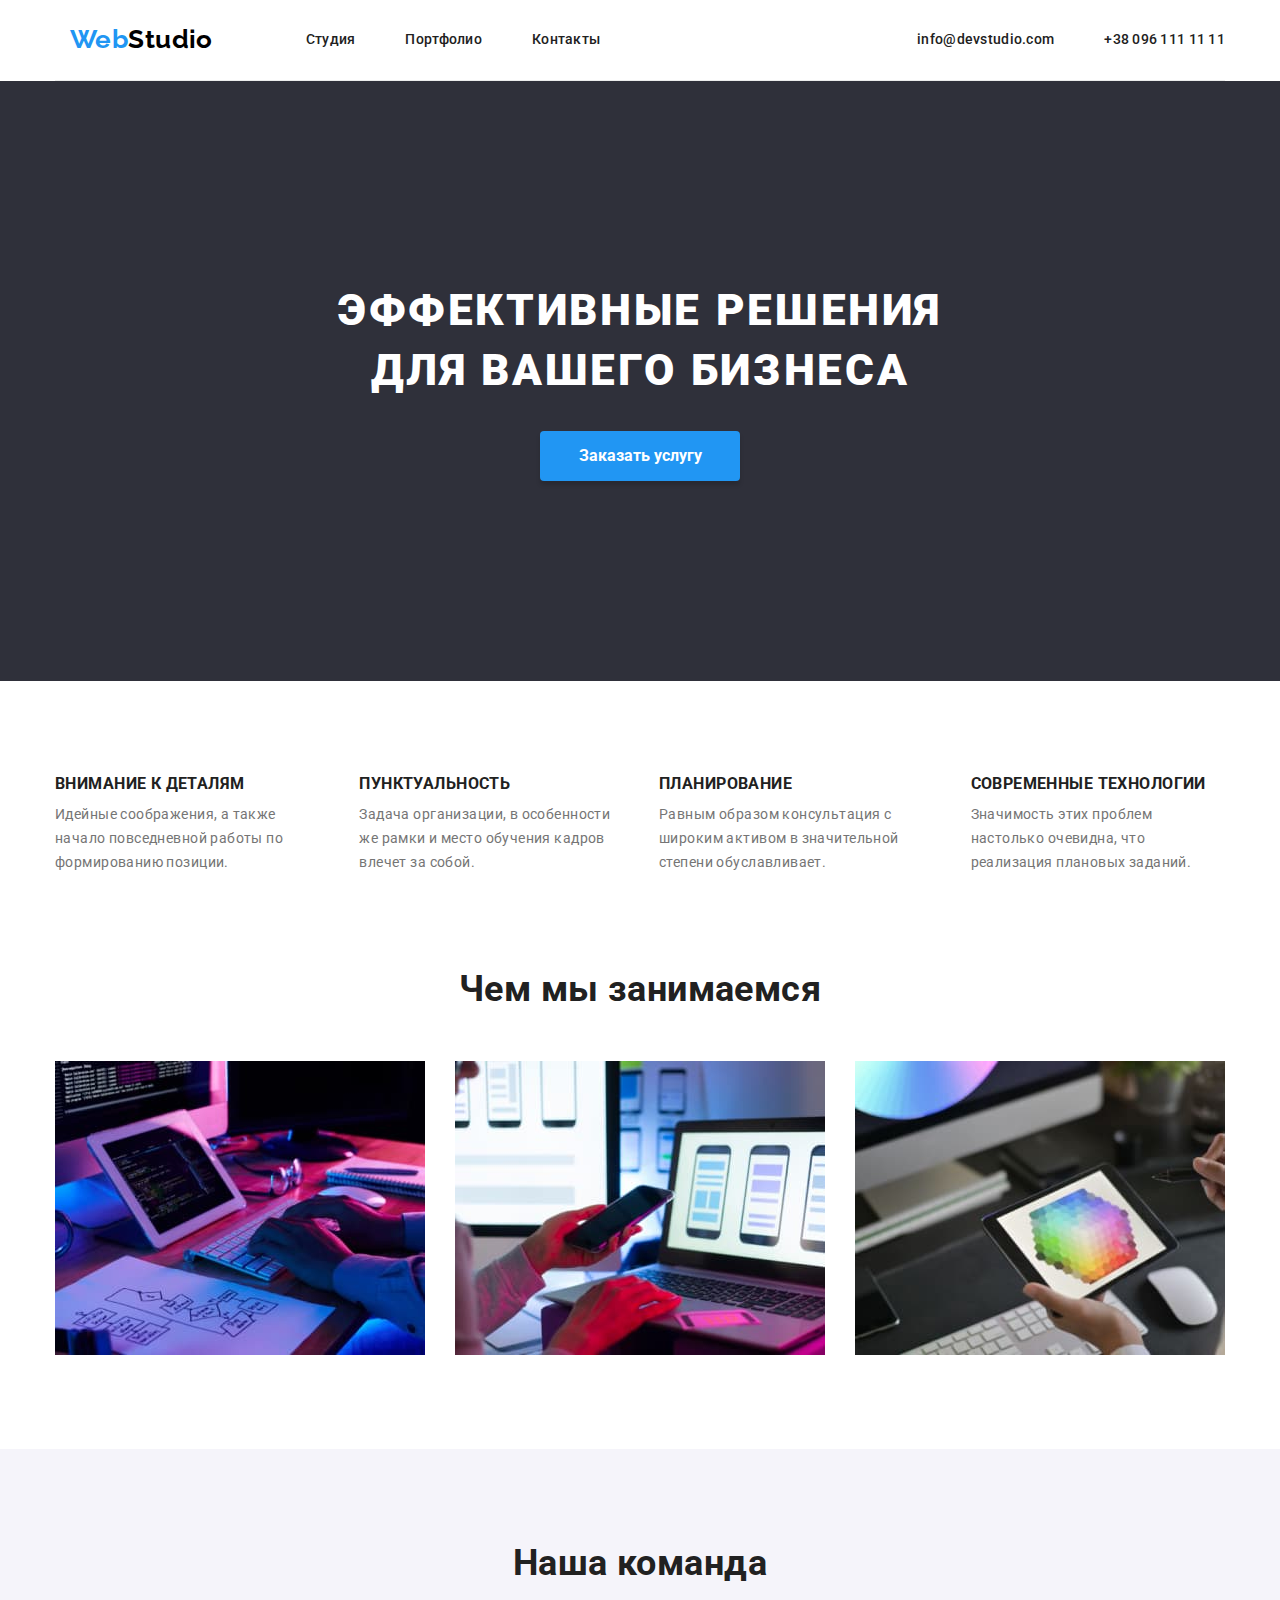
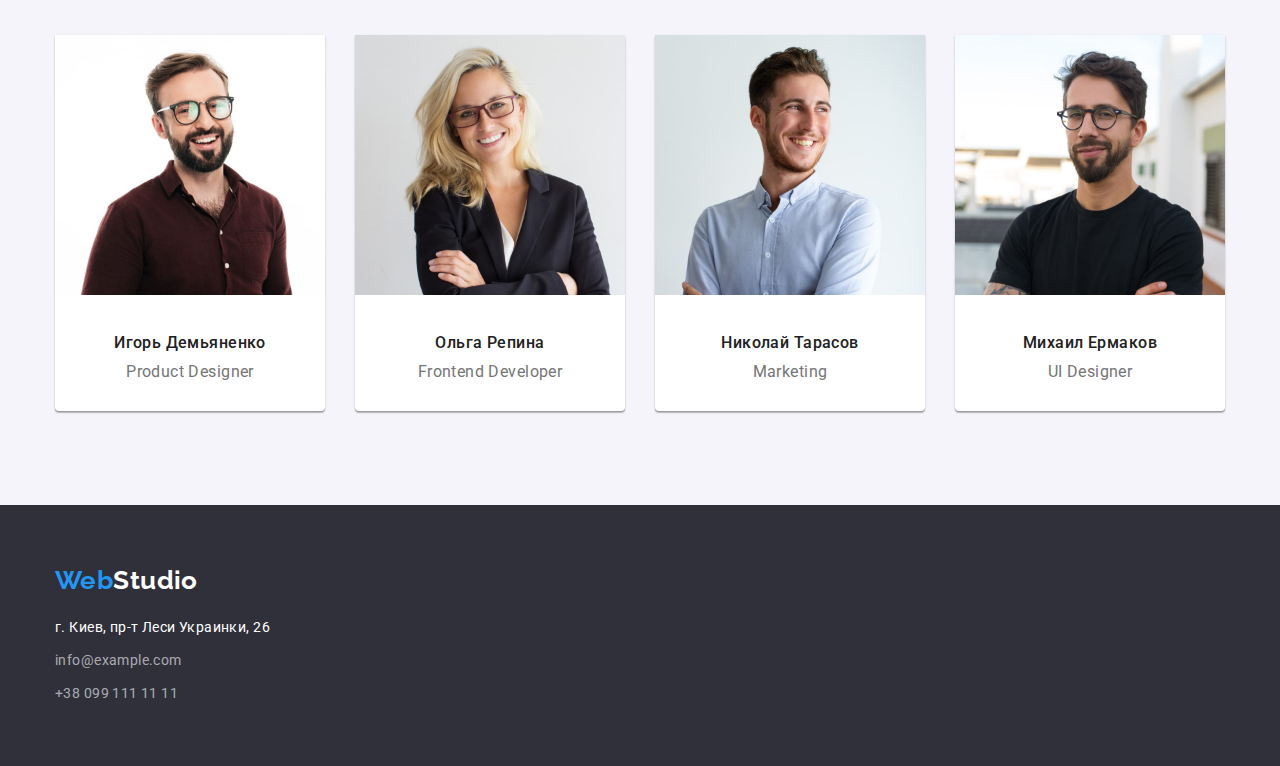
<file: index.html>
<!DOCTYPE html>
<html lang="en">
<head>
    <meta charset="UTF-8">
    <meta http-equiv="X-UA-Compatible" content="IE=edge">
    <meta name="viewport" content="width=device-width, initial-scale=1.0">
    <title>Document</title>
    <link href="https://fonts.googleapis.com/css2?family=Raleway:wght@700&family=Roboto:wght@500;700;900&display=swap"
        rel="stylesheet">
    <link rel="stylesheet" href="./css/modern-normalize.css">
    <link rel="stylesheet" href="./css/styles.css">
</head>
<body class="page">
    <header>
        <div class="container">
            <div class="header-box">
                <nav class="nav-header">
                    <a class="logo logo-header" href="#"><span class="color-logo">Web</span><span class="color-studio">Studio</span></a>
                    <ul class="list">
                        <li class="nav-list list-item ">
                            <a class="list-link link-page 6%" href="./index.html">Студия</a>
                        </li>
                        <li class="nav-list list-item">
                            <a class="list-link link-page" href="./portfolio.html">Портфолио</a>
                        </li>
                        <li class="nav-list list-item">
                            <a class="list-link link-page" href="#">Контакты</a>
                        </li>
                    </ul>
                </nav>
                <ul class="list list-connection">
                    <li class="list-item">
                        <a class="list-link" href="mailto:info@devstudio.com">info@devstudio.com</a>
                    </li>
                    <li class="list-item">
                        <a class="list-link" href="tel:+380961111111">+38 096 111 11 11</a>
                    </li>
                </ul>
            </div>
        </div>
    </header>
    <main>
        <section class="hero"> 
            <div class="container">
                <h1 class="hero-title">Эффективные решения<br>для вашего бизнеса</h1>
                <button class="button" type="button">Заказать услугу</button>
            </div>
        </section>
        <section class="instruments section">
            <div class="container">
                <h2 hidden>Заголовок</h2>
                <ul class="list">
                    <li class="list-item instruments-list">
                        <h3 class="list-title">Внимание к деталям</h3>
                        <p class="list-text">Идейные соображения, а также начало повседневной работы по формированию
                            позиции.</p>
                    </li>
                    <li class="list-item instruments-list">
                        <h3 class="list-title">Пунктуальность</h3>
                        <p class="list-text">Задача организации, в особенности же рамки и место обучения кадров влечет за
                            собой.</p>
                    </li>
                    <li class="list-item instruments-list">
                        <h3 class="list-title">Планирование</h3>
                        <p class="list-text">Равным образом консультация с широким активом в значительной степени
                            обуславливает.</p>
                    </li>
                    <li class=" list-item instruments-list">
                        <h3 class="list-title">Современные технологии</h3>
                        <p class="list-text">Значимость этих проблем настолько очевидна, что реализация плановых заданий.
                        </p>
                    </li>
                </ul>
            </div>
        </section>
        <section class="work section">
            <div class="container">
                <h2 class="title">Чем мы занимаемся</h2>
                <ul class="list">
                    <li class="list-item">
                        <img class="list-img" src="./images/img1.jpg" alt="пишем код" width="370">
                    </li>
                    <li class="list-item">
                        <img class="list-img" src="./images/img2.jpg" alt="разрабатываем мобильные приложения" width="370">
                    </li>
                    <li class="list-item">
                        <img class="list-img" src="./images/img3.jpg" alt="делаем оформление сайтов и мобильных приложений" width="370">
                    </li>
                </ul>
            </div>
        </section>
        <section class="team section">
            <div class="container">
                <h2 class="title">Наша команда</h2>
                <ul class="list">
                    <li class="list-item">
                        <img src="./images/igor.jpg" alt="Игорь Демьяненко" width="270">
                        <h3 class="list-name">Игорь Демьяненко</h3>
                        <p class="profession">Product Designer</p>
                    </li>
                    <li class="list-item">
                        <img src="./images/olga.jpg" alt="Ольга Репина" width="270">
                        <h3 class="list-name">Ольга Репина</h3>
                        <p class="profession">Frontend Developer</p>
                    </li>
                    <li class="list-item">
                        <img src="./images/nikolay.jpg" alt="Николай Тарасов" width="270">
                        <h3 class="list-name">Николай Тарасов</h3>
                        <p class="profession">Marketing</p>
                    </li>
                    <li class="list-item">
                        <img src="./images/misha.jpg" alt="Михаил Ермаков" width="270">
                        <h3 class="list-name">Михаил Ермаков</h3>
                        <p class="profession">UI Designer</p>
                    </li>
                </ul>
            </div>
        </section>
    </main>
    <!--Подвал-->
    <footer>
        <section class="section-footer">
            <div class="container">
                <a class="logo" href="#"><span class="color-logo">Web</span><span class="color-second">Studio</span></a>
                    <address class="adress-footer">
                        <ul class=list>
                            <li class="list-item list-adress">
                                <a class="contacts contacts-adress"
                                    href="https://www.google.com.ua/maps/place/%D0%B1%D1%83%D0%BB.+%D0%9B%D0%B5%D1%81%D0%B8+%D0%A3%D0%BA%D1%80%D0%B0%D0%B8%D0%BD%D0%BA%D0%B8,+26,+%D0%9A%D0%B8%D0%B5%D0%B2,+02000/@50.4235356,30.5338797,17z/data=!4m5!3m4!1s0x40d4cf0e033ecbe9:0x57a4dffefec77da0!8m2!3d50.4265807!4d30.5383859?hl=ru"><span class="street">г. Киев, пр-т Леси Украинки, 26</span></a>
                            </li>
                            <li class="list-item list-adress">
                                <a class="contacts" href="mailto:info@example.com">info@example.com</a>
                            </li>
                            <li class="list-item list-adress">
                                <a class="contacts" href="tel:380991111111">+38 099 111 11 11</a>
                            </li>
                        </ul>
                    </address>
            </div>
        <section>
    </footer>
</body>
</html>
</file>
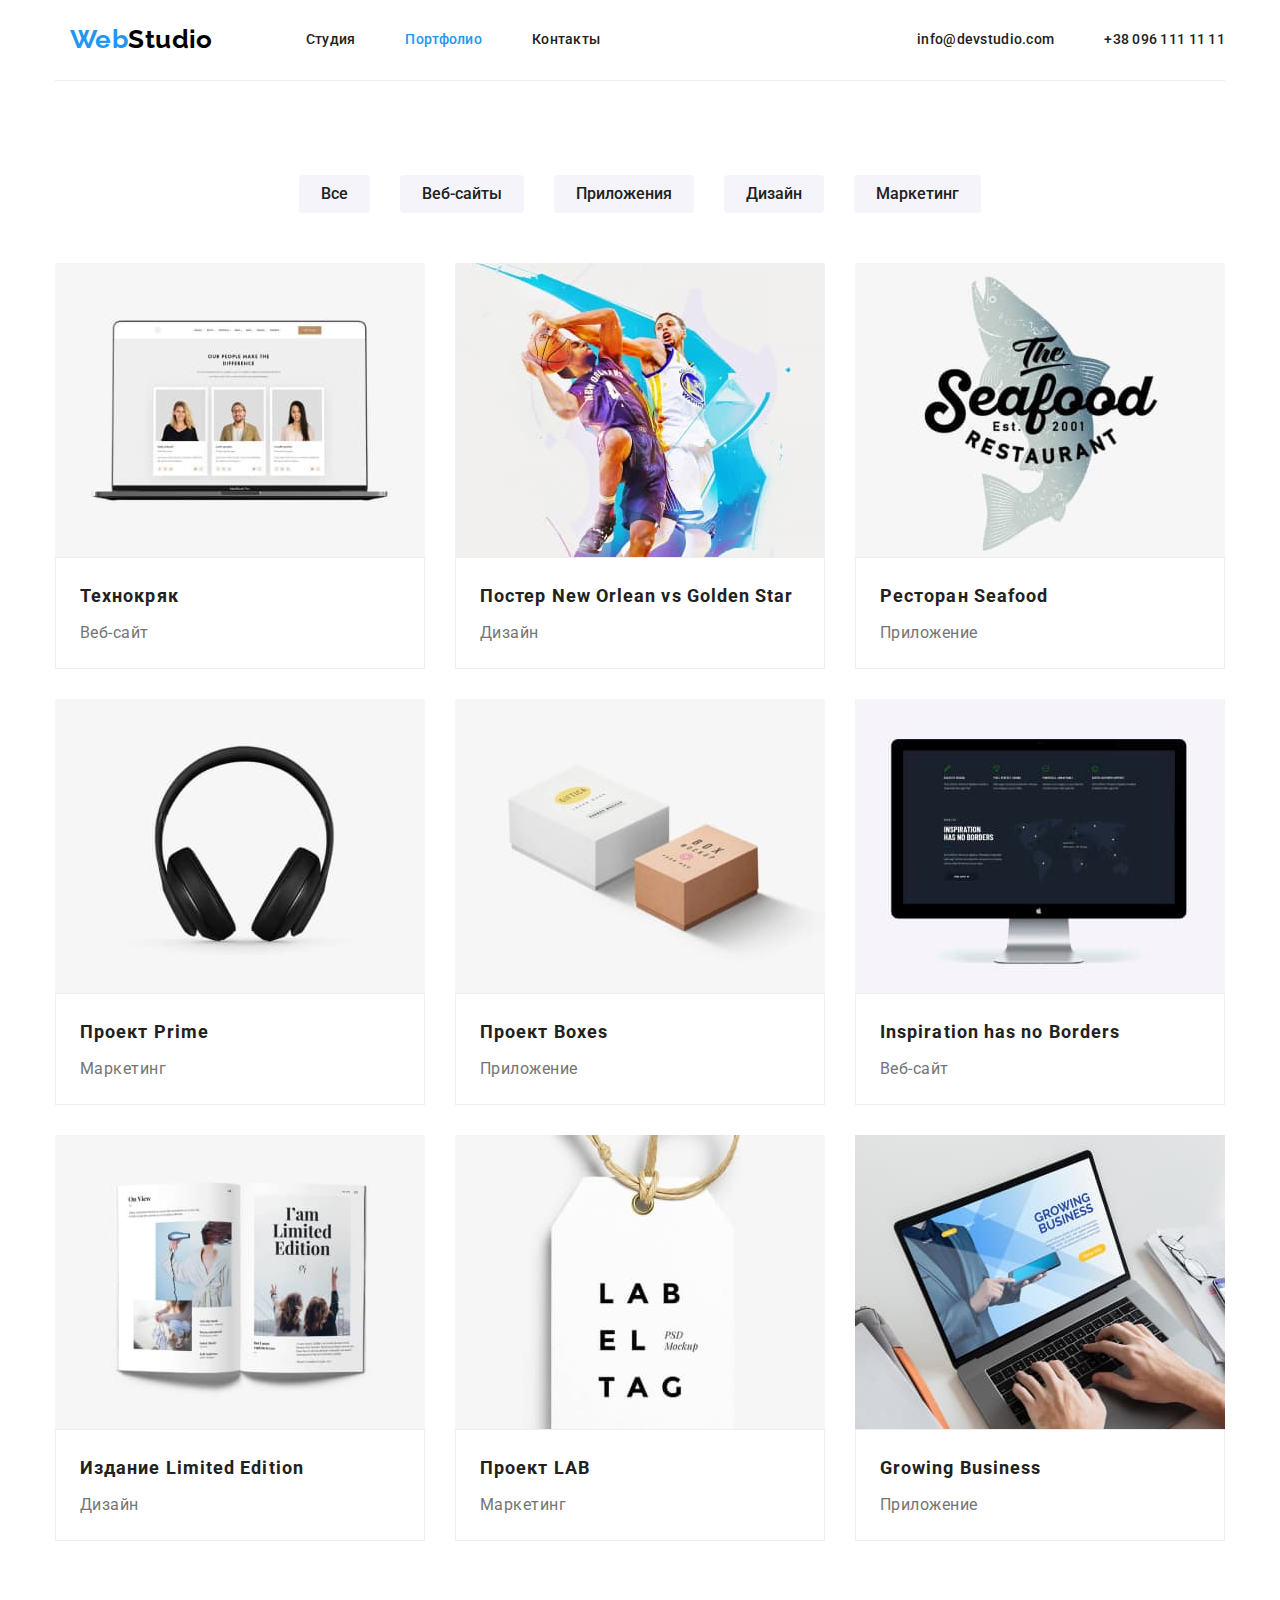
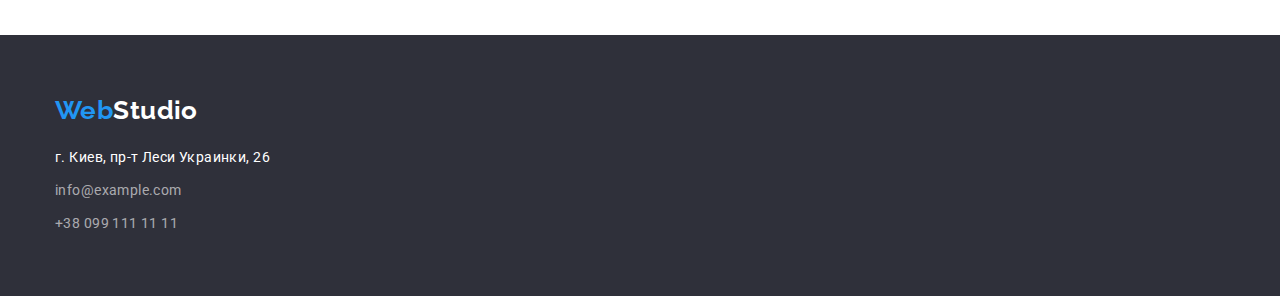
<file: portfolio.html>
<!DOCTYPE html>
<html lang="en">
<head>
    <meta charset="UTF-8">
    <meta http-equiv="X-UA-Compatible" content="IE=edge">
    <meta name="viewport" content="width=device-width, initial-scale=1.0">
    <title>Portfolio</title>
    <link href="https://fonts.googleapis.com/css2?family=Raleway:wght@700&family=Roboto:wght@500;700;900&display=swap"
        rel="stylesheet">
    <link rel="stylesheet" href="./css/modern-normalize.css">
    <link rel="stylesheet" href="./css/styles.css">
</head>
<body class="page">
    <header>
        <div class="container">
            <div class="header-box">
                <nav class="nav-header">
                    <a class="logo logo-header" href="#"><span class="color-logo">Web</span><span class="color-studio">Studio</span></a>
                    <ul class="list">
                        <li class="nav-list list-item ">
                            <a class="list-link link-page" href="./index.html">Студия</a>
                        </li>
                        <li class="nav-list list-item">
                            <a class="list-link link-page active-page" href="./portfolio.html">Портфолио</a>
                        </li>
                        <li class="nav-list list-item">
                            <a class="list-link link-page" href="#">Контакты</a>
                        </li>
                    </ul>
                </nav>
                <ul class="list list-connection">
                    <li class="list-item">
                        <a class="list-link" href="mailto:info@devstudio.com">info@devstudio.com</a>
                    </li>
                    <li class="list-item">
                        <a class="list-link" href="tel:+380961111111">+38 096 111 11 11</a>
                    </li>
                </ul>
            </div>
        </div>
    </header>
    <main>
    <!--Our works-->
        <div class="container container-example">
        <!--Заголовок спрячем-->
            <h1 hidden>Наши работы</h1>
            <ul class="list">
                <!--buttons -->
                <li class="list-item">
                    <button type="button" class="button all">Все</button>
                </li>
                <li class="list-item">
                    <button type="button" class="button web">Веб-сайты</button>
                </li>
                <li class="list-item">
                    <button type="button" class="button app">Приложения</button>
                </li>
                <li class="list-item">
                    <button type="button" class="button design">Дизайн</button>
                </li>
                <li class="list-item">
                    <button type="button" class="button marketing">Маркетинг</button>
                </li>
            </ul>
        </div>
        <!--exemples our works-->
            <div class="container container-works">
                <ul class="list">
                    <li class="list-examples">
                        <a href="#" class="examples-link">
                            <img class="list-img" src="./images/website.jpg" alt="Технокряк" width="370">
                            <div class="border-card">
                                <h2 class="examples-name">Технокряк</h2>
                                <p class="examples-category">Веб-сайт</p>
                            </div>
                        </a>
                    </li>
                    <li class="list-examples">
                        <a href="#" class="examples-link">
                            <img class="list-img" src="./images/neworlean.jpg" alt="Постер New Orlean vs Golden Star" width="370">
                            <div class="border-card">
                                <h2 class="examples-name">Постер New Orlean vs Golden Star</h2>
                                <p class="examples-category">Дизайн</p>
                            </div>
                        </a>
                    </li>
                    <li class="list-examples">
                        <a href="#" class="examples-link">
                            <img class="list-img" src="./images/seafood.jpg" alt="Ресторан Seafood" width="370" >
                            <div class="border-card">
                                <h2 class="examples-name">Ресторан Seafood</h2>
                                <p class="examples-category">Приложение</p>
                            </div>
                        </a>
                    </li>
                    <li class="list-examples">
                        <a href="#" class="examples-link">
                            <img class="list-img" src="./images/prime.jpg" alt="Проект Prime" width="370">
                            <div class="border-card">
                                <h2 class="examples-name">Проект Prime</h2>
                                <p class="examples-category">Маркетинг</p>
                            </div>
                        </a>
                    </li>
                    <li class="list-examples">
                        <a href="#" class="examples-link">
                            <img class="list-img" src="./images/boxes.jpg" alt="Проект Boxes" width="370">
                            <div class="border-card">
                                <h2 class="examples-name">Проект Boxes</h2>
                                <p class="examples-category">Приложение</p>
                            </div>
                        </a>
                    </li>
                    <li class="list-examples">
                        <a href="#" class="examples-link">
                            <img class="list-img" src="./images/noborders.jpg" alt="Inspiration has no Borders" width="370">
                            <div class="border-card">
                                <h2 class="examples-name">Inspiration has no Borders</h2>
                                <p class="examples-category">Веб-сайт</p>
                            </div>
                        </a>
                    </li>
                    <li class="list-examples">
                        <a href="#" class="examples-link">
                            <img class="list-img" src="./images/limitededition.jpg" alt="Издание Limited Edition" width="370">
                            <div class="border-card">
                                <h2 class="examples-name">Издание Limited Edition</h2>
                                <p class="examples-category">Дизайн</p>
                            </div>
                        </a>
                    </li>
                    <li class="list-examples">
                        <a href="#" class="examples-link">
                            <img class="list-img" src="./images/lab.jpg" alt="Проект LAB" width="370">
                            <div class="border-card">
                                <h2 class="examples-name">Проект LAB</h2>
                                <p class="examples-category">Маркетинг</p>
                            </div>
                        </a>
                    </li>
                    <li class="list-examples">
                        <a href="#" class="examples-link">
                            <img class="list-img" src="./images/grovingbusiness.jpg" alt="Growing Business" width="370">
                            <div class="border-card">
                                <h2 class="examples-name">Growing Business</h2>
                                <p class="examples-category">Приложение</p>
                            </div>
                        </a>
                    </li>
                </ul>
            </div>
    </main>
  <footer>
        <section class="section-footer">
            <div class="container">
                <a class="logo" href="#"><span class="color-logo">Web</span><span class="color-second">Studio</span></a>
                    <address class="adress-footer">
                        <ul class=list>
                            <li class="list-item list-adress">
                                <a class="contacts contacts-adress"
                                    href="https://www.google.com.ua/maps/place/%D0%B1%D1%83%D0%BB.+%D0%9B%D0%B5%D1%81%D0%B8+%D0%A3%D0%BA%D1%80%D0%B0%D0%B8%D0%BD%D0%BA%D0%B8,+26,+%D0%9A%D0%B8%D0%B5%D0%B2,+02000/@50.4235356,30.5338797,17z/data=!4m5!3m4!1s0x40d4cf0e033ecbe9:0x57a4dffefec77da0!8m2!3d50.4265807!4d30.5383859?hl=ru"><span class="street">г. Киев, пр-т Леси Украинки, 26</span></a>
                            </li>
                            <li class="list-item list-adress">
                                <a class="contacts" href="mailto:info@example.com">info@example.com</a>
                            </li>
                            <li class="list-item list-adress">
                                <a class="contacts" href="tel:380991111111">+38 099 111 11 11</a>
                            </li>
                        </ul>
                    </address>
            </div>
        <section>
    </footer>
</body>
</html>
</file>
<file: css/styles.css>
/* основной цвет текста #212121 */
/* второстепенный цвет текста #757575 */
/* цвет акцент, цвет Web логотипа  #2196F3 */
/* цвет заголовка ГЕРОЯ, цвет адресса в футере и Studio в лого #000000 */

:root {
  --primery-text-color: #212121;
  --secondary-text-color: #757575;
  --accent-color: #2196f3;
  --primery-bg-color: #ffffff;
  --secondary-bg-color: #2f303a;
  --third-bg-color: #e5e5e5;
  --color-address-studio: #000000;
  --color-button: #ffffff;
  --color-hero: #ffffff;
  --buttom-bg-color-potfolio: #f5f4fa;
  --bg-card-portfolio: #ffffff;
}
.page {
  color: var(--primery-text-color);
  background-color: var(--primery-bg-color);
  font-family: roboto, sans-serif;
  letter-spacing: 0.03em;
  font-size: 14px;
  line-height: 1.714;
}
.container {
  width: 1200px;
  padding-right: 15px;
  padding-left: 15px;
  margin: 0 auto;
}
/* header */

.header-box {
  display: flex;
  align-items: center;
  padding-top: 24px;
  padding-bottom: 25px;
 border-bottom: 1px solid #ECECEC;
}
.nav-header {
  padding-left: 15px;
  margin-top: 0; 
  margin-bottom: 0;
  display: flex;
  align-items: center;
 }
.nav-header .list-link { 
  margin-top: 32px;
  margin-bottom: 32px;
}
.list li {
  list-style: none;
}
.list {
  padding-left: 0;
  display: flex;
}
.list .nav-list+.nav-list,
.list-connection .list-item+.list-item {
  margin-left: 50px;
}
.header-box .list-connection {
  margin-left: auto;
}
span.color-logo {
  color: #2196f3;
}
span.color-studio {
  color: #000000;
}
.list .list-link:hover,
.list .list-link:focus {
  color: #2196f3;
}
.list .link-page {
  padding: 15px 0 15px 0;
}
.list .list-link,
.logo {
  text-decoration: none;
}
.page .logo {
  margin-right: 93px;
  font-family: Raleway, sans-serif;
  font-weight: 700;
  font-size: 26px;
  line-height: 1.192;
}
.list .list-link {
  color: inherit;
  font-weight: 500;
  line-height: 1.143;
  letter-spacing: 0.02em;
}
/* main */
h1,h2,h3,h4,h5,h6,ul {
  margin-top: 0;
  margin-bottom: 0;
}  
.hero .container {
  text-align: center;
  padding-top: 200px;
  padding-bottom: 200px;
}
.hero .hero-title {
  margin-bottom: 30px;
  color: var(--color-hero);
  font-weight: 900;
  font-size: 44px;
  line-height: 1.36;
  letter-spacing: 0.06em;
  text-transform: uppercase;
}
.hero .button {
  background-color: var(--accent-color);
  color: var(--color-button);
  width: 200px;
  margin-bottom: 0px;
  padding: 10px 32px;
  cursor: pointer;
  font-weight: 700;
  font-size: 16px;
  line-height: 1.875;
  box-shadow: 0px 4px 4px rgba(0, 0, 0, 0.15);
  border-radius: 4px;
  border: none;
}
/* background color pages */
.instruments,
.work,
.example-work {
  background: var(--primery-bg-color);
}
.section {
  padding-top: 94px;
  padding-bottom: 94px;
}
/* container-instruments */
.instruments .list {
   margin-bottom: 0;
   text-align: start;
}
.list .list-title {
  color: var(--primery-text-color);
  font-weight: 700;
  line-height: 1.143;
  text-transform: uppercase;
}
.work.section {
  padding-top: 0;
}
.work .title,
.team .title {
  margin-bottom: 50px;
}
.work .list-item+.list-item,
.team .list-item+.list-item,
.instruments .instruments-list+.instruments-list {
  margin-left: 30px;
}
.work .list {
  display: flex;
  align-items: center;
}
.hero {
  background-color: var(--secondary-bg-color);
}
.list-item .list-title {
  margin-bottom: 10px;
}
.list .list-text {
  color: var(--secondary-text-color);
  font-weight: normal;
  margin-top: 0;
  margin-bottom: 0;
}
.team {
  background: #f5f4fa;
}
.team .list-item {
  background-color:var(--primery-bg-color);
  box-shadow: 0px 1px 3px rgba(0, 0, 0, 0.12),
  0px 1px 1px rgba(0, 0, 0, 0.14),
  0px 2px 1px rgba(0, 0, 0, 0.2);
  border-radius: 0px 0px 4px 4px;
}
.team .title,
.work .title {
  font-weight: 700;
  font-size: 36px;
  line-height: 1.166;
  text-align: center;
}
.list-name {
  margin-top: 30px;
}
.list .list-name {
  font-weight: 500;
  font-size: 16px;
  line-height: 1.187;
  text-align: center;
  margin-bottom: 10px;
}
.list .profession {
  color: var(--secondary-text-color);
  font-weight: normal;
  font-size: 16px;
  line-height: 1.187;
  text-align: center;
  margin-bottom: 30px;
  margin-top: 0 ;
}
/* Portfolio */
.container-example .list {
  justify-content: center;
  padding-top: 94px;
  padding-bottom: 50px;
}
.container-example .list-item+.list-item {
  margin-left: 30px;
}
/* .button.all {
  width: 73px;
}
.button.web{
  width: 128px;
}
.button.app {
  width: 145px;
}
.button.design {
  width: 103px;
}
.button.marketing {
  width: 130px; */

.list .button {
  color: var(--primery-text-color);
  background-color: var(--buttom-bg-color-potfolio);
  font-weight: 500;
  font-size: 16px;
  line-height: 1.62;
  text-align: center;
  cursor: pointer;
  border: none;
  border-radius: 4px;
  padding: 6px 22px;
}
.list .button:hover,
.list .button:focus {
  background-color: var(--accent-color);
  color: var(--color-button);
}
.list .examples-link {
  text-decoration: none;
  color: var(--primery-text-color);
}
.container-works .list {
  flex-wrap: wrap;
  padding-bottom: 94px;
}
.list-examples {
  box-sizing: border-box;
}
.border-card {
  border: 1px solid #EEEEEE;
  padding: 20px 24px;
}
.examples-link .examples-name {
  font-weight: 700;
  font-size: 18px;
  line-height: 2;
  letter-spacing: 0.06em;
  margin-bottom: 4px;
}
.list-examples:not(:nth-child(3n)) {
  background-color: var(--bg-card-portfolio);
  margin-right: 30px;
}
.list-img {
  display: block;
  max-width: 370px;
}
.list-examples:not(:nth-last-child(-n+3)) {
  margin-bottom: 30px;
}
.examples-link .examples-category {
  color: var(--secondary-text-color);
  font-size: 16px;
  line-height: 1.87;
  letter-spacing: 0.03em;
  margin-bottom: 0;
  margin-top: 0;
}
.list .active-page {
  color: var(--accent-color);
}
/* Footer */
span.color-second {
  color: #ffffff;
}
.list .contacts {
  color: rgba(255, 255, 255, 0.6);
  text-decoration: none;
  font-style: normal;
  font-weight: 400;
}
.list-adress .contacts-adress {
  color: var(--color-hero);
}
.list .contacts:hover,
.list .contacts:focus {
  color: var(--accent-color);
}
.section-footer {
  background-color: var(--secondary-bg-color);
  padding-bottom: 60px;
  padding-top: 60px;
}
.section-footer .logo {
  color: var(--color-hero);
}
.logo {
  display: inline-block;
}
.section-footer .logo {
  margin-bottom: 20px;
}
.adress-footer .list {
  display: block;
  margin-left: 0;
}
.list .list-adress {
  color: var(--color-button);
}
.list .list-adress.list-item:not(:first-child) {
  margin-left: 0;
  margin-top: 9px;
}
.list .list-adress:hover {
  color: var(--accent-color);
}
</file>
